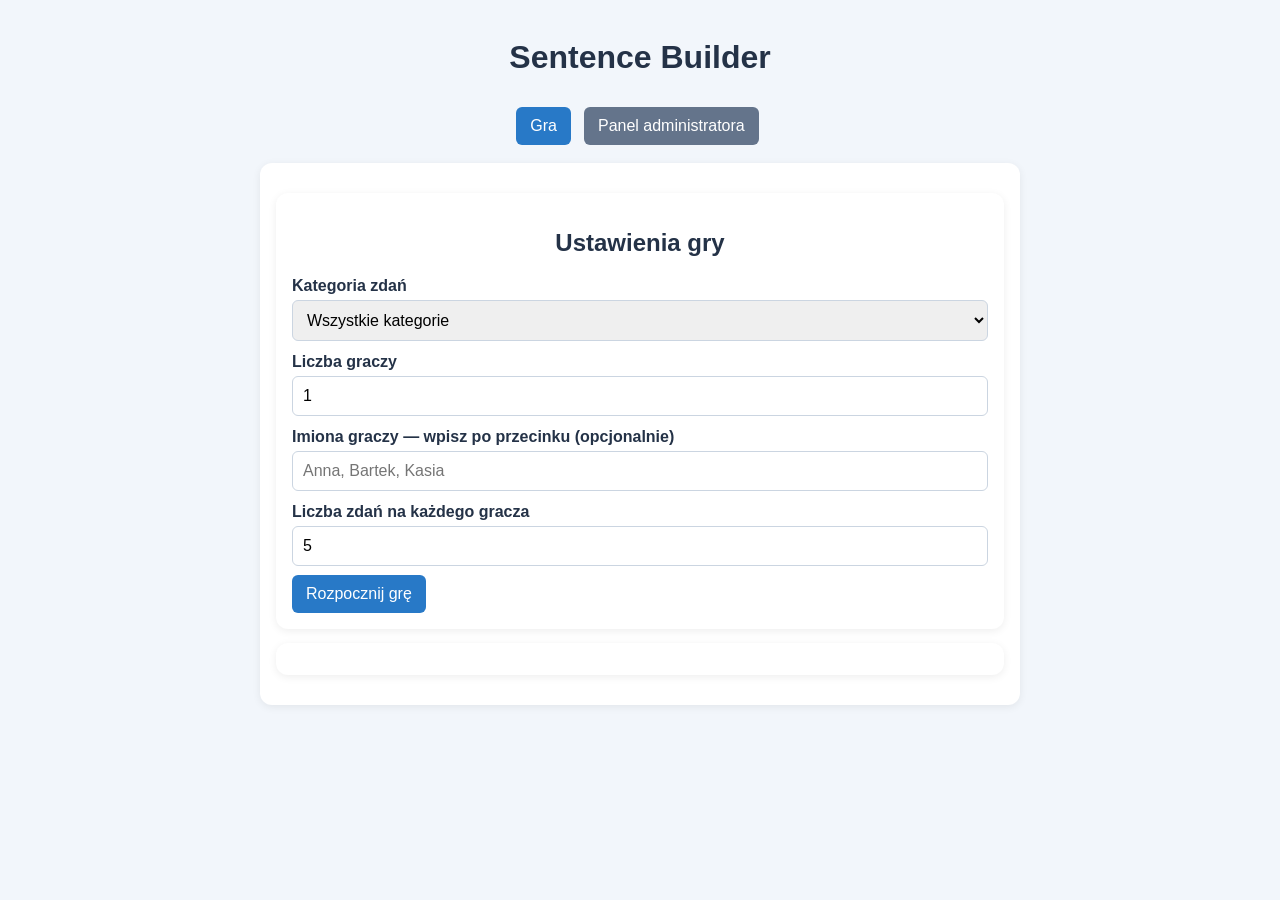
<file: index.html>
<!DOCTYPE html>
<html lang="pl">
<head>
  <meta charset="UTF-8">
  <meta name="viewport" content="width=device-width, initial-scale=1">
  <title>Sentence Builder</title>

  <style>
    * {
      box-sizing: border-box;
    }

    body {
      margin: 0;
      padding: 18px;
      font-family: Arial, sans-serif;
      color: #243247;
      background: #f2f6fb;
    }

    h1,
    h2 {
      text-align: center;
    }

    .tabs {
      display: flex;
      justify-content: center;
      gap: 8px;
      flex-wrap: wrap;
      margin-bottom: 18px;
    }

    .panel,
    .card,
    .exercise {
      max-width: 760px;
      margin: 14px auto;
      padding: 16px;
      background: white;
      border-radius: 12px;
      box-shadow: 0 2px 8px #00000012;
    }

    label {
      display: block;
      margin: 12px 0 5px;
      font-weight: bold;
    }

    input,
    select,
    textarea {
      width: 100%;
      padding: 10px;
      border: 1px solid #cbd5e1;
      border-radius: 6px;
      font: inherit;
    }

    textarea {
      min-height: 80px;
      resize: vertical;
    }

    button {
      margin: 9px 5px 0 0;
      padding: 10px 14px;
      border: 0;
      border-radius: 6px;
      color: white;
      background: #2879c7;
      font: inherit;
      cursor: pointer;
    }

    button:hover {
      background: #1d65a8;
    }

    button.secondary {
      background: #64748b;
    }

    button.danger {
      background: #b9382b;
    }

    .hidden {
      display: none !important;
    }

    .word {
      display: inline-block;
      margin: 5px;
      padding: 8px 12px;
      border-radius: 6px;
      background: #3498db;
      color: white;
      cursor: pointer;
      user-select: none;
    }

    .word:hover {
      background: #217db8;
    }

    .sentence {
      min-height: 48px;
      padding: 6px;
      margin: 12px 0;
      border-bottom: 2px dashed #94a3b8;
    }

    .result {
      min-height: 24px;
      margin-top: 8px;
      font-weight: bold;
      line-height: 1.5;
    }

    .muted {
      color: #64748b;
    }

    .admin-item {
      padding: 12px 0;
      border-bottom: 1px solid #e2e8f0;
    }

    .admin-item:last-child {
      border-bottom: 0;
    }

    .admin-item textarea,
    .admin-item select {
      margin-bottom: 4px;
    }

    #jsonOutput {
      min-height: 240px;
      font-family: monospace;
    }

    @media (max-width: 600px) {
      body {
        padding: 10px;
      }
    }
  </style>
</head>

<body>
  <h1>Sentence Builder</h1>

  <div class="tabs">
    <button id="studentTab" type="button">Gra</button>
    <button id="adminTab" type="button" class="secondary">
      Panel administratora
    </button>
  </div>

  <main>
    <section id="studentPanel" class="panel">
      <div class="card">
        <h2>Ustawienia gry</h2>

        <label for="categoryFilter">Kategoria zdań</label>
        <select id="categoryFilter"></select>

        <label for="playerCount">Liczba graczy</label>
        <input id="playerCount" type="number" min="1" value="1">

        <label for="playerNames">
          Imiona graczy — wpisz po przecinku (opcjonalnie)
        </label>
        <input
          id="playerNames"
          type="text"
          placeholder="Anna, Bartek, Kasia"
        >

        <label for="rounds">Liczba zdań na każdego gracza</label>
        <input id="rounds" type="number" min="1" value="5">

        <button id="startGame" type="button">Rozpocznij grę</button>
      </div>

      <div id="gameArea"></div>
      <div id="scoreArea" class="card"></div>
    </section>

    <section id="adminPanel" class="panel hidden">
      <div class="card">
        <h2>Wczytaj plik JSON</h2>
        <p class="muted">
          Umieść pliki <code>index.html</code> i <code>exercises.json</code>
          w tym samym folderze. Jeśli plik JSON nie wczyta się automatycznie,
          wybierz go poniżej.
        </p>
        <input id="jsonFile" type="file" accept=".json,application/json">
        <div id="loadStatus" class="muted"></div>
      </div>

      <div class="card">
        <h2>Dodaj zdanie</h2>
        <form id="exerciseForm">
          <label for="sentenceInput">Zdanie po angielsku</label>
          <textarea
            id="sentenceInput"
            required
            placeholder="Na przykład: She has already finished her homework."
          ></textarea>

          <label for="categorySelect">Kategoria</label>
          <select id="categorySelect"></select>

          <button type="submit">Dodaj zdanie</button>
        </form>
      </div>

      <div class="card">
        <h2>Dodaj kategorię</h2>
        <form id="categoryForm">
          <label for="newCategory">Nazwa kategorii</label>
          <input
            id="newCategory"
            type="text"
            required
            placeholder="Na przykład: Going to future"
          >
          <button type="submit">Dodaj kategorię</button>
        </form>
      </div>

      <div class="card">
        <h2>Wyszukaj, edytuj lub usuń zdania</h2>

        <label for="adminCategoryFilter">Filtruj według kategorii</label>
        <select id="adminCategoryFilter"></select>

        <label for="adminSearchInput">Szukaj zdania</label>
        <input
          id="adminSearchInput"
          type="search"
          placeholder="Wpisz fragment zdania..."
        >

        <p id="adminResultCount" class="muted"></p>
        <div id="adminExercises"></div>
      </div>

      <div class="card">
        <h2>Eksport do pliku JSON</h2>
        <p class="muted">
          Po zmianach skopiuj poniższy JSON i wklej go do pliku
          <code>exercises.json</code>, zastępując jego dotychczasową zawartość.
        </p>
        <button id="copyJson" type="button">Skopiuj kod JSON</button>
        <textarea id="jsonOutput" readonly aria-label="Kod JSON"></textarea>
        <div id="copyStatus" class="muted"></div>
      </div>
    </section>
  </main>

  <script>
    const data = {
      categories: [],
      exercises: []
    };

    const $ = id => document.getElementById(id);

    const studentPanel = $("studentPanel");
    const adminPanel = $("adminPanel");

    function showPanel(isAdmin) {
      studentPanel.classList.toggle("hidden", isAdmin);
      adminPanel.classList.toggle("hidden", !isAdmin);

      $("studentTab").classList.toggle("secondary", isAdmin);
      $("adminTab").classList.toggle("secondary", !isAdmin);
    }

    $("studentTab").addEventListener("click", () => showPanel(false));
    $("adminTab").addEventListener("click", () => showPanel(true));

    function validateData(parsed) {
      if (
        !parsed ||
        !Array.isArray(parsed.categories) ||
        !Array.isArray(parsed.exercises)
      ) {
        throw new Error(
          "JSON powinien zawierać tablice categories oraz exercises."
        );
      }

      if (!parsed.categories.every(item => typeof item === "string")) {
        throw new Error("Każda kategoria powinna być tekstem.");
      }

      if (!parsed.exercises.every(item =>
        item &&
        typeof item.sentence === "string" &&
        typeof item.category === "string"
      )) {
        throw new Error(
          "Każde zdanie powinno zawierać pola sentence i category."
        );
      }

      data.categories = parsed.categories;
      data.exercises = parsed.exercises;
      renderAll();
    }

    async function loadDefaultJson() {
      try {
        const response = await fetch("exercises.json");

        if (!response.ok) {
          throw new Error("Nie znaleziono pliku exercises.json.");
        }

        validateData(await response.json());
        $("loadStatus").textContent = "Wczytano exercises.json.";
      } catch (error) {
        $("loadStatus").textContent =
          "Nie udało się wczytać pliku automatycznie. Wybierz exercises.json powyżej.";
      }
    }

    $("jsonFile").addEventListener("change", async event => {
      const file = event.target.files[0];
      if (!file) return;

      try {
        const parsed = JSON.parse(await file.text());
        validateData(parsed);
        $("loadStatus").textContent = "Wczytano wybrany plik JSON.";
      } catch (error) {
        $("loadStatus").textContent = "Błąd pliku: " + error.message;
      }
    });

    function fillSelects() {
      const studentFilter = $("categoryFilter");
      const exerciseCategory = $("categorySelect");
      const adminFilter = $("adminCategoryFilter");

      const previousStudentFilter = studentFilter.value;
      const previousAdminFilter = adminFilter.value;

      studentFilter.innerHTML = "";
      exerciseCategory.innerHTML = "";
      adminFilter.innerHTML = "";

      const studentAllOption = document.createElement("option");
      studentAllOption.value = "all";
      studentAllOption.textContent = "Wszystkie kategorie";
      studentFilter.appendChild(studentAllOption);

      const adminAllOption = document.createElement("option");
      adminAllOption.value = "all";
      adminAllOption.textContent = "Wszystkie kategorie";
      adminFilter.appendChild(adminAllOption);

      data.categories.forEach(category => {
        const studentOption = document.createElement("option");
        studentOption.value = category;
        studentOption.textContent = category;
        studentFilter.appendChild(studentOption);

        const exerciseOption = document.createElement("option");
        exerciseOption.value = category;
        exerciseOption.textContent = category;
        exerciseCategory.appendChild(exerciseOption);

        const adminOption = document.createElement("option");
        adminOption.value = category;
        adminOption.textContent = category;
        adminFilter.appendChild(adminOption);
      });

      studentFilter.value = data.categories.includes(previousStudentFilter)
        ? previousStudentFilter
        : "all";

      adminFilter.value =
        previousAdminFilter === "all" ||
        data.categories.includes(previousAdminFilter)
          ? previousAdminFilter || "all"
          : "all";
    }

    function renderAdminExercises() {
      const box = $("adminExercises");
      const selectedCategory = $("adminCategoryFilter").value;
      const searchText = $("adminSearchInput").value.trim().toLowerCase();

      const filteredExercises = data.exercises
        .map((exercise, originalIndex) => ({ exercise, originalIndex }))
        .filter(({ exercise }) => {
          const matchesCategory =
            selectedCategory === "all" ||
            exercise.category === selectedCategory;

          const matchesSearch =
            exercise.sentence.toLowerCase().includes(searchText);

          return matchesCategory && matchesSearch;
        });

      $("adminResultCount").textContent =
        "Znaleziono zdań: " + filteredExercises.length;

      box.innerHTML = "";

      if (filteredExercises.length === 0) {
        box.textContent =
          "Brak zdań pasujących do filtra lub wyszukiwania.";
        return;
      }

      filteredExercises.forEach(({ exercise, originalIndex }) => {
        const item = document.createElement("div");
        item.className = "admin-item";

        const sentenceInput = document.createElement("textarea");
        sentenceInput.value = exercise.sentence;
        sentenceInput.setAttribute("aria-label", "Edytuj zdanie");

        const categorySelect = document.createElement("select");
        categorySelect.setAttribute("aria-label", "Wybierz kategorię");

        data.categories.forEach(category => {
          const option = document.createElement("option");
          option.value = category;
          option.textContent = category;
          categorySelect.appendChild(option);
        });

        categorySelect.value = exercise.category;

        const saveButton = document.createElement("button");
        saveButton.type = "button";
        saveButton.textContent = "Zapisz zmiany";

        saveButton.addEventListener("click", () => {
          const newSentence = sentenceInput.value.trim();
          const newCategory = categorySelect.value;

          if (!newSentence || !newCategory) {
            alert("Wpisz zdanie i wybierz kategorię.");
            return;
          }

          data.exercises[originalIndex].sentence = newSentence;
          data.exercises[originalIndex].category = newCategory;
          renderAll();
        });

        const deleteButton = document.createElement("button");
        deleteButton.type = "button";
        deleteButton.className = "danger";
        deleteButton.textContent = "Usuń";

        deleteButton.addEventListener("click", () => {
          data.exercises.splice(originalIndex, 1);
          renderAll();
        });

        item.appendChild(sentenceInput);
        item.appendChild(categorySelect);
        item.appendChild(saveButton);
        item.appendChild(deleteButton);

        box.appendChild(item);
      });
    }

    function renderAll() {
      fillSelects();
      renderAdminExercises();
      $("jsonOutput").value = JSON.stringify(data, null, 2);
    }

    $("exerciseForm").addEventListener("submit", event => {
      event.preventDefault();

      const sentence = $("sentenceInput").value.trim();
      const category = $("categorySelect").value;

      if (!sentence || !category) {
        alert("Wpisz zdanie i wybierz kategorię.");
        return;
      }

      data.exercises.push({ category, sentence });
      $("sentenceInput").value = "";
      renderAll();
    });

    $("categoryForm").addEventListener("submit", event => {
      event.preventDefault();

      const category = $("newCategory").value.trim();
      if (!category) return;

      const alreadyExists = data.categories.some(
        item => item.toLowerCase() === category.toLowerCase()
      );

      if (alreadyExists) {
        alert("Taka kategoria już istnieje.");
        return;
      }

      data.categories.push(category);
      $("newCategory").value = "";
      renderAll();
      $("categorySelect").value = category;
    });

    $("adminCategoryFilter").addEventListener(
      "change",
      renderAdminExercises
    );

    $("adminSearchInput").addEventListener(
      "input",
      renderAdminExercises
    );

    $("categoryFilter").addEventListener("change", () => {
      if (game) {
        $("gameArea").innerHTML = "";
        $("scoreArea").innerHTML = "";
        game = null;
      }
    });

    $("copyJson").addEventListener("click", async () => {
      const json = JSON.stringify(data, null, 2);
      $("jsonOutput").value = json;

      try {
        await navigator.clipboard.writeText(json);
        $("copyStatus").textContent = "Skopiowano JSON do schowka.";
      } catch (error) {
        $("jsonOutput").focus();
        $("jsonOutput").select();

        const copied = document.execCommand("copy");
        $("copyStatus").textContent = copied
          ? "Skopiowano JSON do schowka."
          : "Nie udało się skopiować automatycznie. Zaznacz i skopiuj tekst ręcznie.";
      }
    });

    function shuffle(array) {
      const result = [...array];

      for (let i = result.length - 1; i > 0; i--) {
        const j = Math.floor(Math.random() * (i + 1));
        [result[i], result[j]] = [result[j], result[i]];
      }

      return result;
    }

    let game = null;

    $("startGame").addEventListener("click", () => {
      const selectedCategory = $("categoryFilter").value;

      const availableExercises = data.exercises.filter(exercise =>
        selectedCategory === "all" ||
        exercise.category === selectedCategory
      );

      if (availableExercises.length === 0) {
        alert("W wybranej kategorii nie ma zdań.");
        return;
      }

      const playerCount = Math.max(
        1,
        parseInt($("playerCount").value, 10) || 1
      );

      const roundsPerPlayer = Math.max(
        1,
        parseInt($("rounds").value, 10) || 1
      );

      const enteredNames = $("playerNames").value
        .split(",")
        .map(name => name.trim())
        .filter(Boolean);

      const players = Array.from({ length: playerCount }, (_, index) =>
        enteredNames[index] || "Gracz " + (index + 1)
      );

      const totalTurns = playerCount * roundsPerPlayer;
      const queue = Array.from({ length: totalTurns }, (_, index) =>
        availableExercises[index % availableExercises.length]
      );

      game = {
        players,
        scores: players.map(() => 0),
        queue: shuffle(queue),
        completed: 0,
        solved: false
      };

      showNextExercise();
    });

    function showNextExercise() {
      const area = $("gameArea");

      if (!game) return;

      if (game.completed >= game.queue.length) {
        area.innerHTML = "";

        const highestScore = Math.max(...game.scores);
        const winners = game.players.filter(
          (_, index) => game.scores[index] === highestScore
        );

        const endCard = document.createElement("div");
        endCard.className = "card";

        const heading = document.createElement("h2");
        heading.textContent = "Koniec gry!";

        const winnerText = document.createElement("p");
        winnerText.textContent =
          (winners.length > 1 ? "Remis: " : "Zwycięzca: ") +
          winners.join(", ") +
          " — " +
          highestScore +
          (highestScore === 1 ? " punkt." : " punktów.");

        endCard.appendChild(heading);
        endCard.appendChild(winnerText);
        area.appendChild(endCard);

        renderScores();
        return;
      }

      game.solved = false;

      const playerIndex = game.completed % game.players.length;
      const exercise = game.queue[game.completed];

      const correctWords = exercise.sentence.trim()
        .split(/\s+/)
        .map((text, id) => ({ text, id }));

      const shuffledWords = shuffle(correctWords);
      const selectedWords = [];

      area.innerHTML = "";

      const card = document.createElement("div");
      card.className = "exercise";

      const turnHeading = document.createElement("h2");
      turnHeading.textContent = "Teraz gra: " + game.players[playerIndex];

      const categoryLabel = document.createElement("p");
      categoryLabel.className = "muted";
      categoryLabel.textContent = exercise.category;

      const answerArea = document.createElement("div");
      answerArea.className = "sentence";

      const wordBank = document.createElement("div");

      const result = document.createElement("div");
      result.className = "result";

      function updateAnswer() {
        answerArea.innerHTML = "";

        selectedWords.forEach((word, index) => {
          const tile = document.createElement("span");
          tile.className = "word";
          tile.textContent = word.text;
          tile.title = "Kliknij, aby cofnąć wybór";

          tile.addEventListener("click", () => {
            if (game.solved) return;

            const removedWord = selectedWords.splice(index, 1)[0];

            wordBank.querySelectorAll("[data-word-id]").forEach(bankWord => {
              if (Number(bankWord.dataset.wordId) === removedWord.id) {
                bankWord.classList.remove("hidden");
              }
            });

            updateAnswer();
          });

          answerArea.appendChild(tile);
        });
      }

      shuffledWords.forEach(word => {
        const tile = document.createElement("span");
        tile.className = "word";
        tile.textContent = word.text;
        tile.dataset.wordId = word.id;

        tile.addEventListener("click", () => {
          if (game.solved) return;

          selectedWords.push(word);
          tile.classList.add("hidden");
          updateAnswer();
        });

        wordBank.appendChild(tile);
      });

      const checkButton = document.createElement("button");
      checkButton.type = "button";
      checkButton.textContent = "Sprawdź";

      const nextButton = document.createElement("button");
      nextButton.type = "button";
      nextButton.className = "secondary hidden";
      nextButton.textContent = "Następne zdanie";

      checkButton.addEventListener("click", () => {
        if (game.solved) return;

        const userAnswer = selectedWords
          .map(word => word.text)
          .join(" ");

        const correctAnswer = exercise.sentence.trim();
        game.solved = true;

        if (userAnswer === correctAnswer) {
          game.scores[playerIndex] += 1;
          result.textContent = "Poprawnie! +1 punkt.";
          result.style.color = "green";
        } else {
          result.textContent =
            "Błędna odpowiedź — 0 punktów. Poprawne zdanie: " +
            correctAnswer;
          result.style.color = "#b9382b";
        }

        checkButton.classList.add("hidden");
        nextButton.classList.remove("hidden");
        renderScores();
      });

      nextButton.addEventListener("click", () => {
        game.completed += 1;
        showNextExercise();
      });

      card.appendChild(turnHeading);
      card.appendChild(categoryLabel);
      card.appendChild(answerArea);
      card.appendChild(wordBank);
      card.appendChild(checkButton);
      card.appendChild(nextButton);
      card.appendChild(result);

      area.appendChild(card);
      renderScores();
    }

    function renderScores() {
      const scoreArea = $("scoreArea");
      scoreArea.innerHTML = "";

      if (!game) return;

      const heading = document.createElement("h2");
      heading.textContent = "Punkty";
      scoreArea.appendChild(heading);

      game.players.forEach((player, index) => {
        const row = document.createElement("p");
        row.textContent = player + ": " + game.scores[index];
        scoreArea.appendChild(row);
      });
    }

    renderAll();
    loadDefaultJson();
  </script>
</body>
</html>
</file>
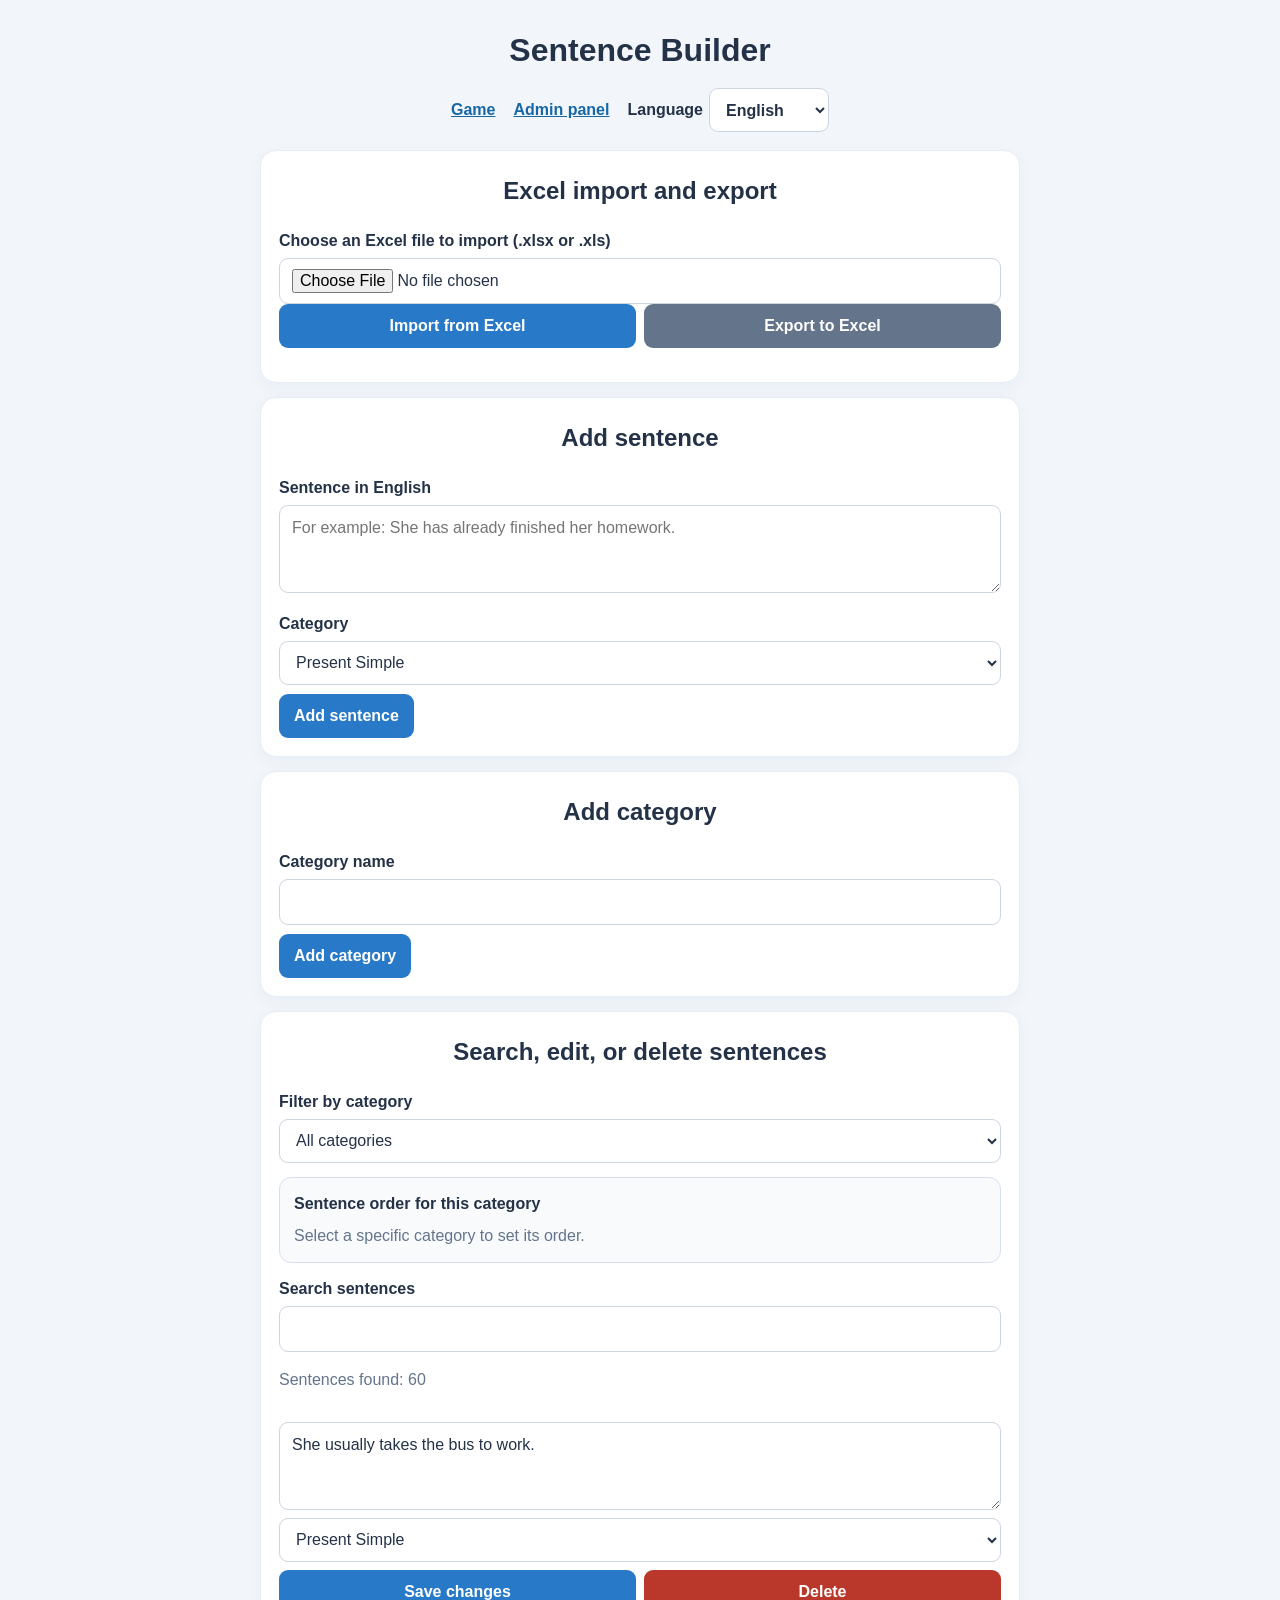
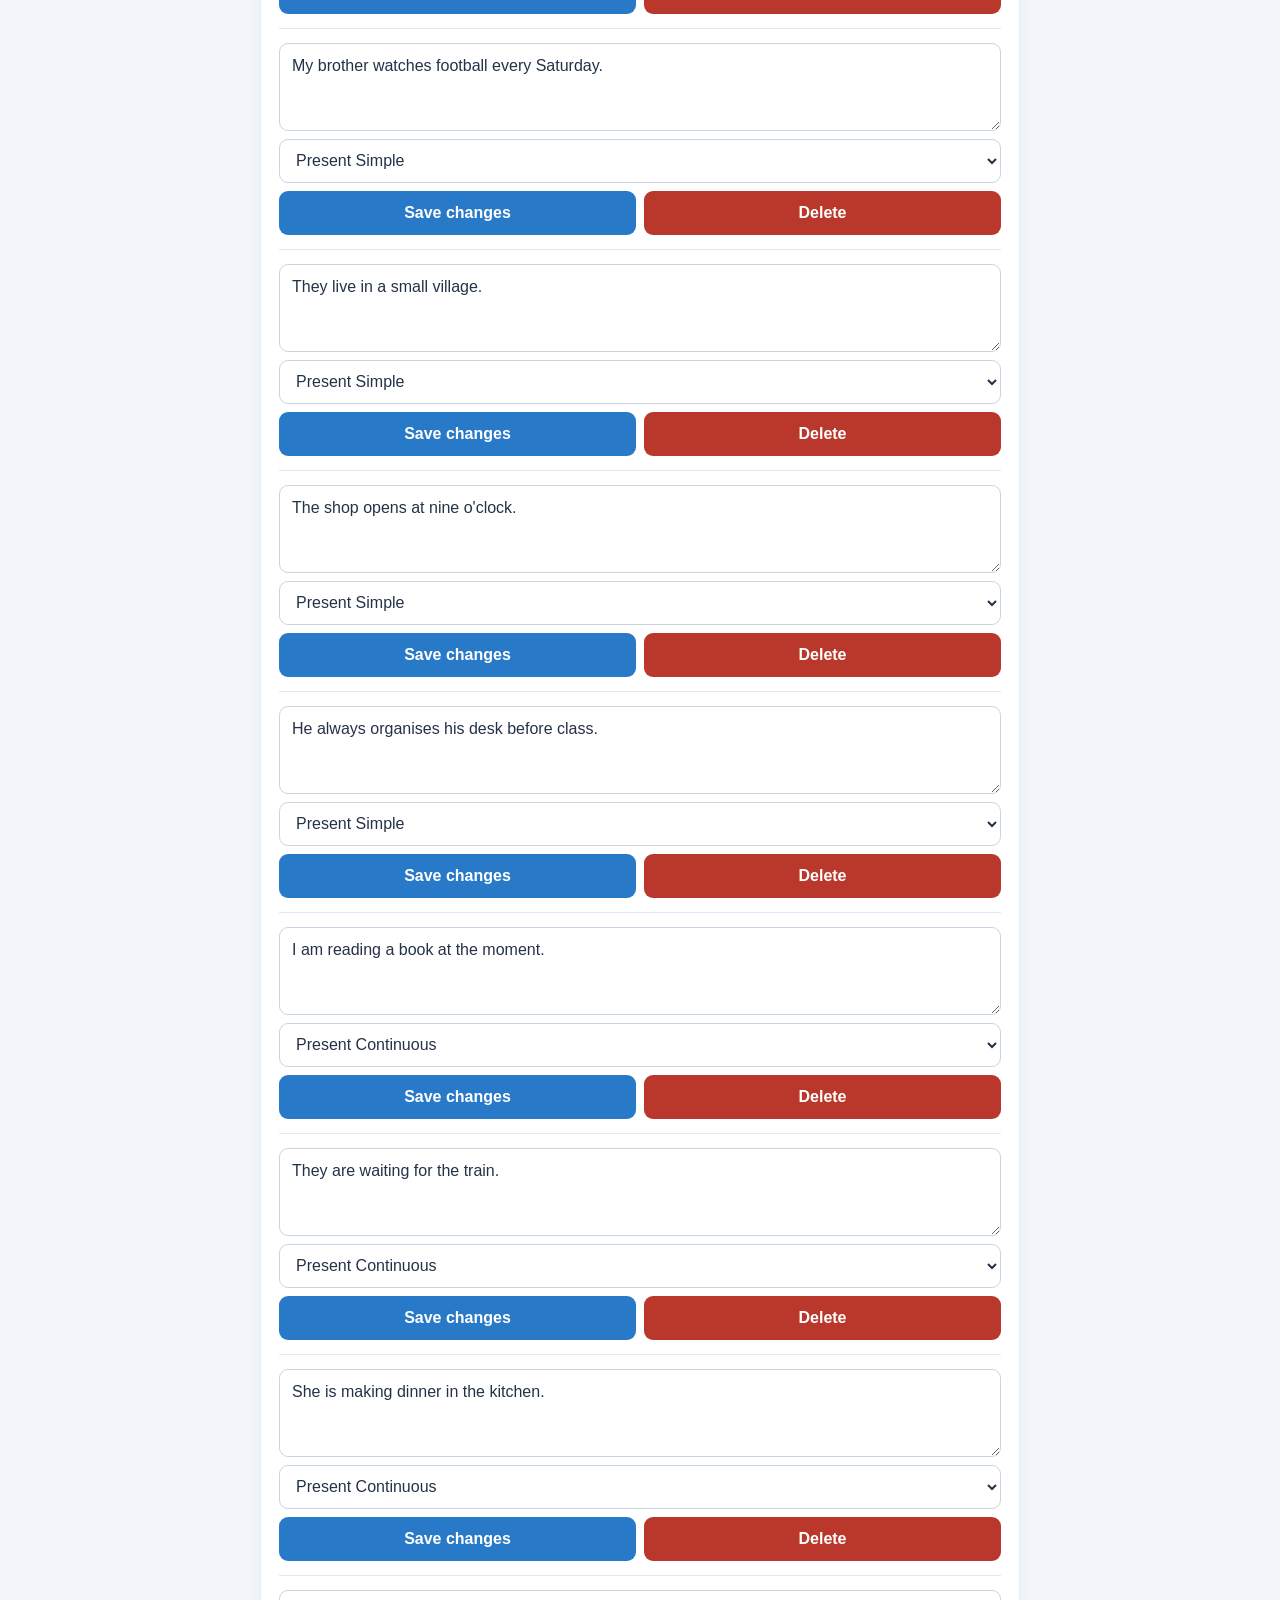
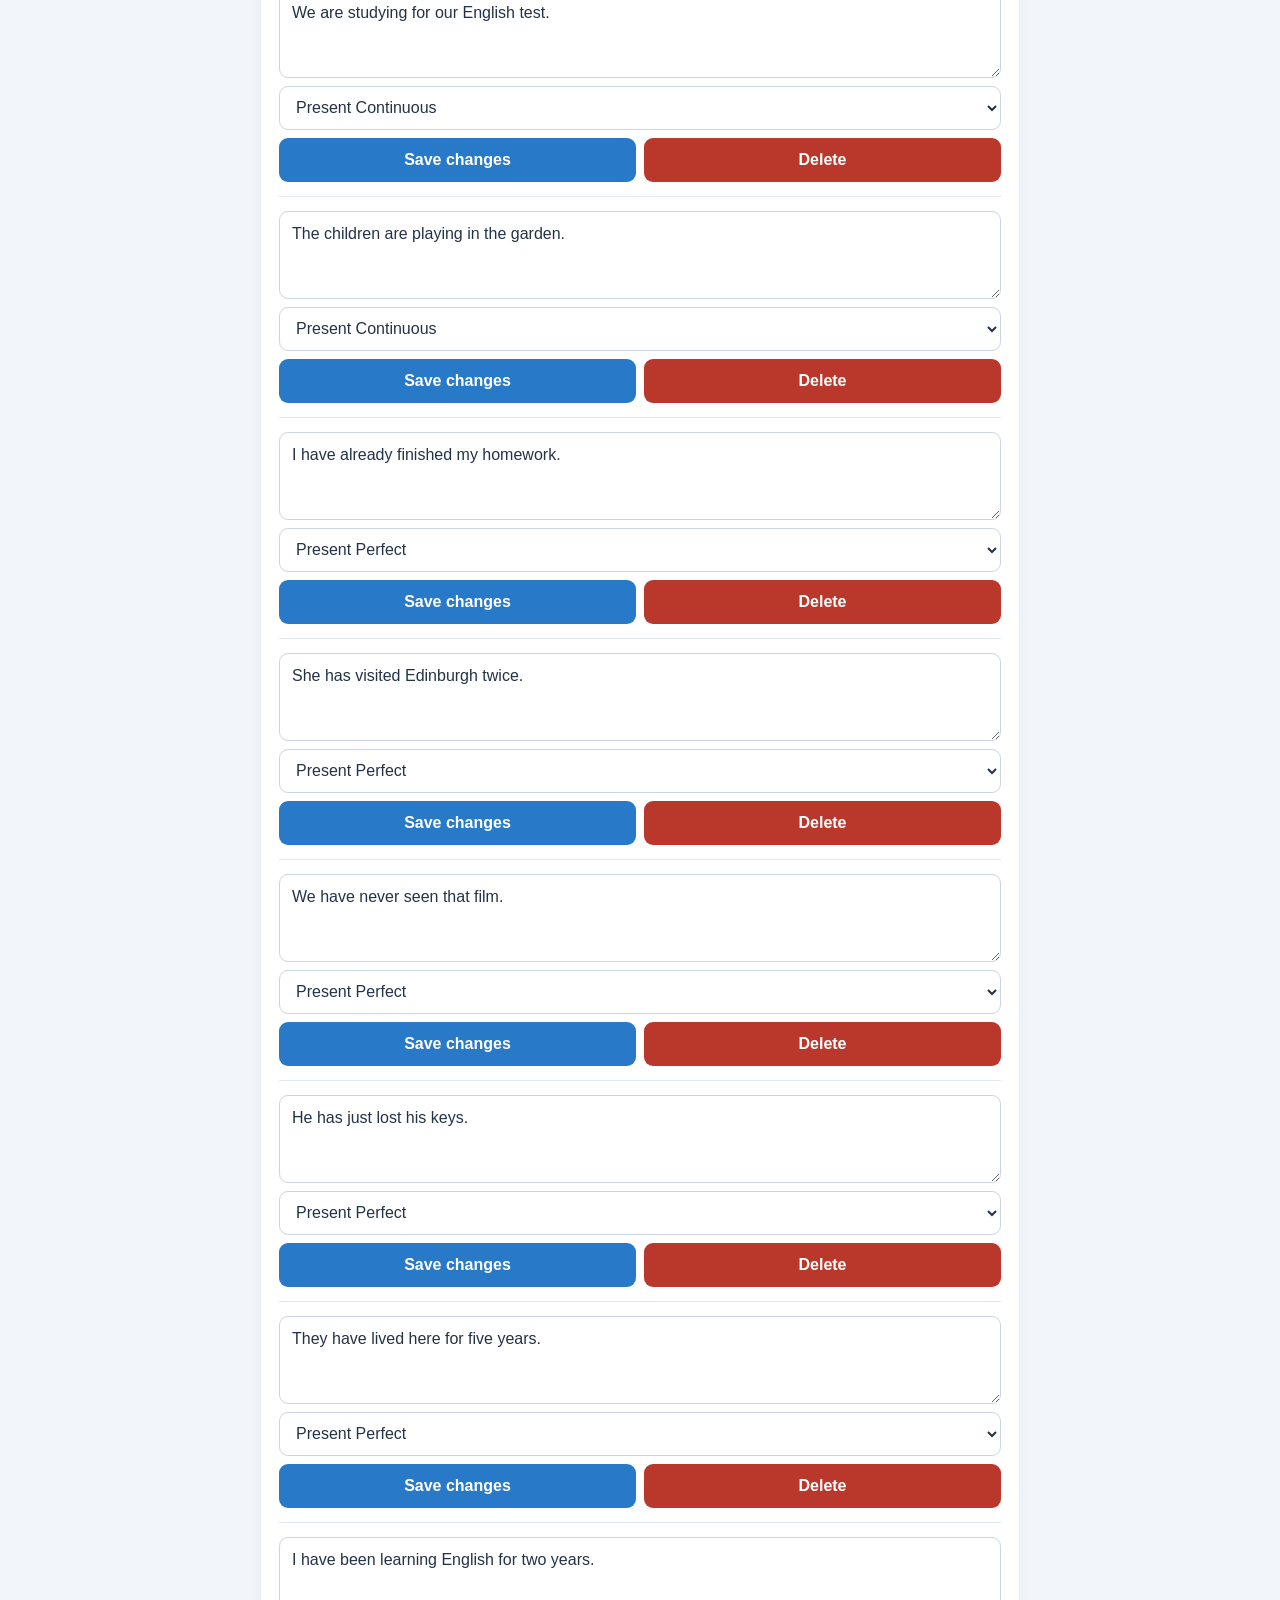
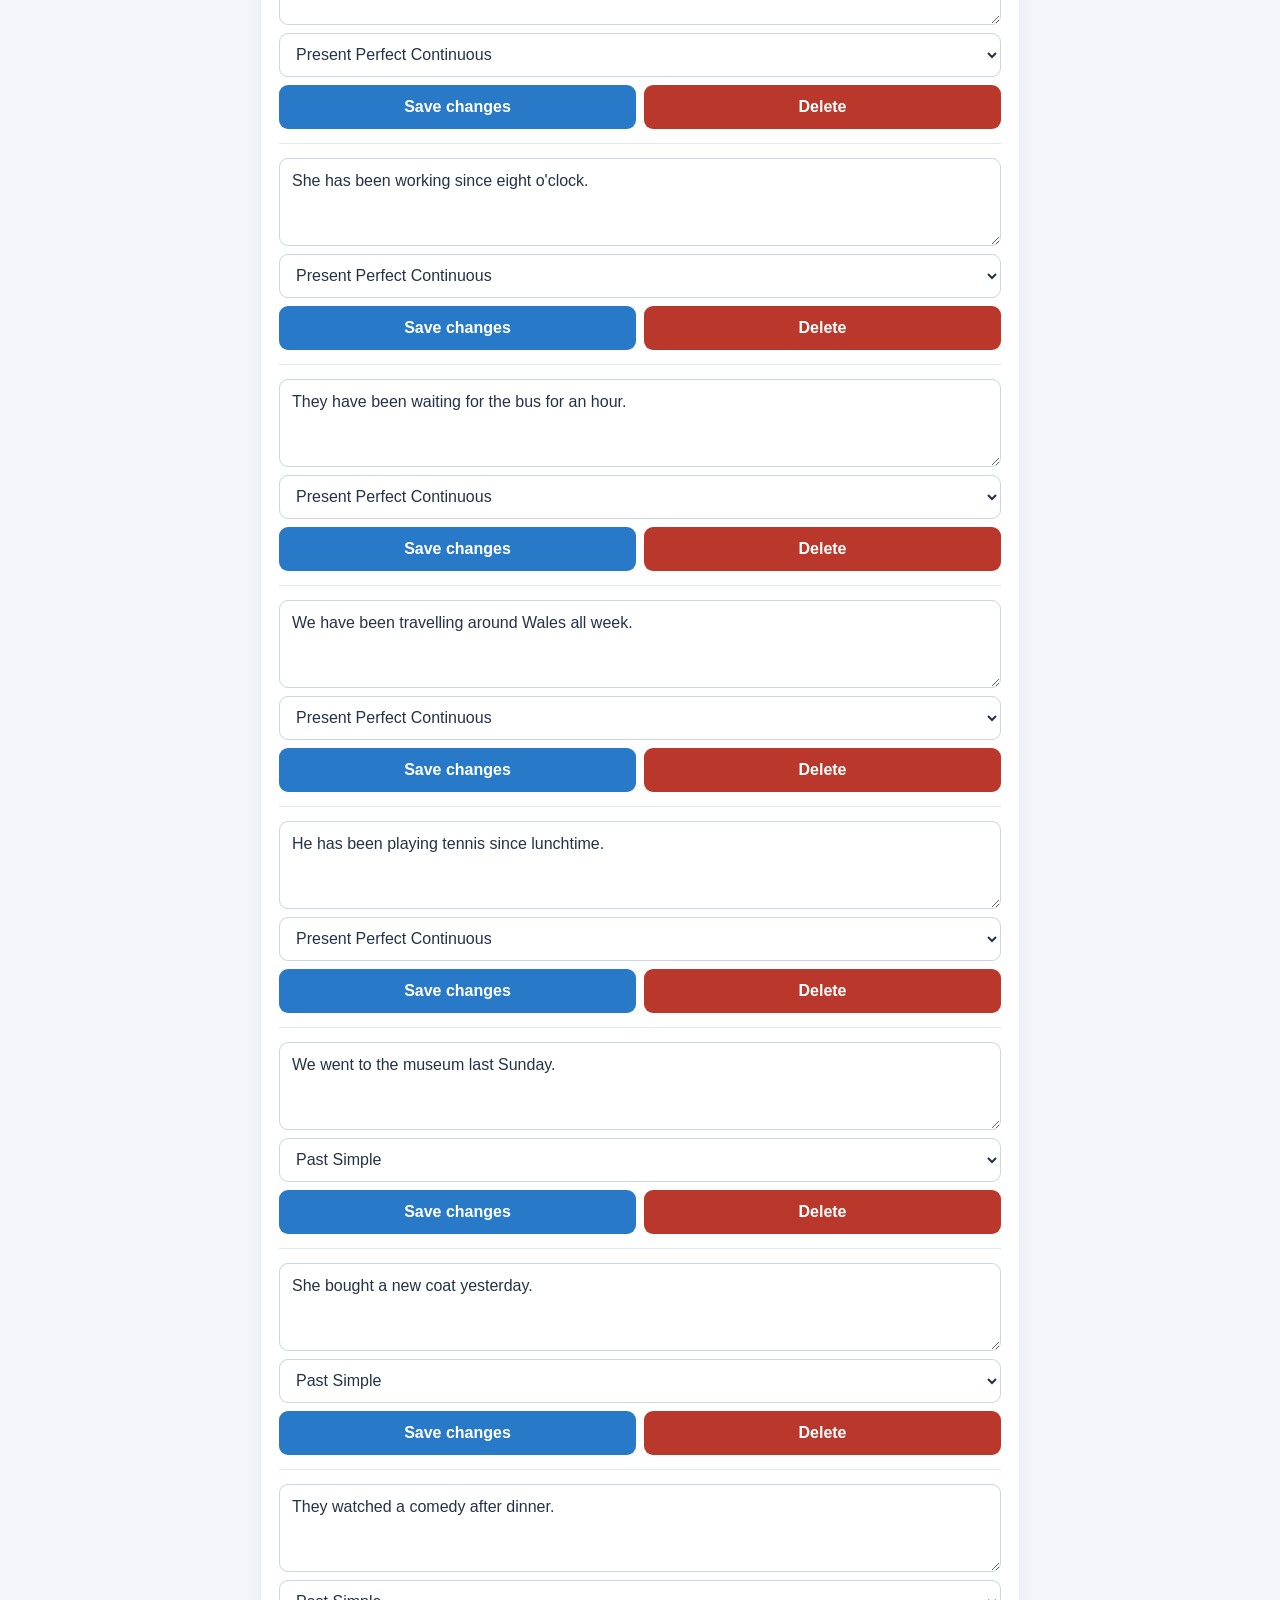
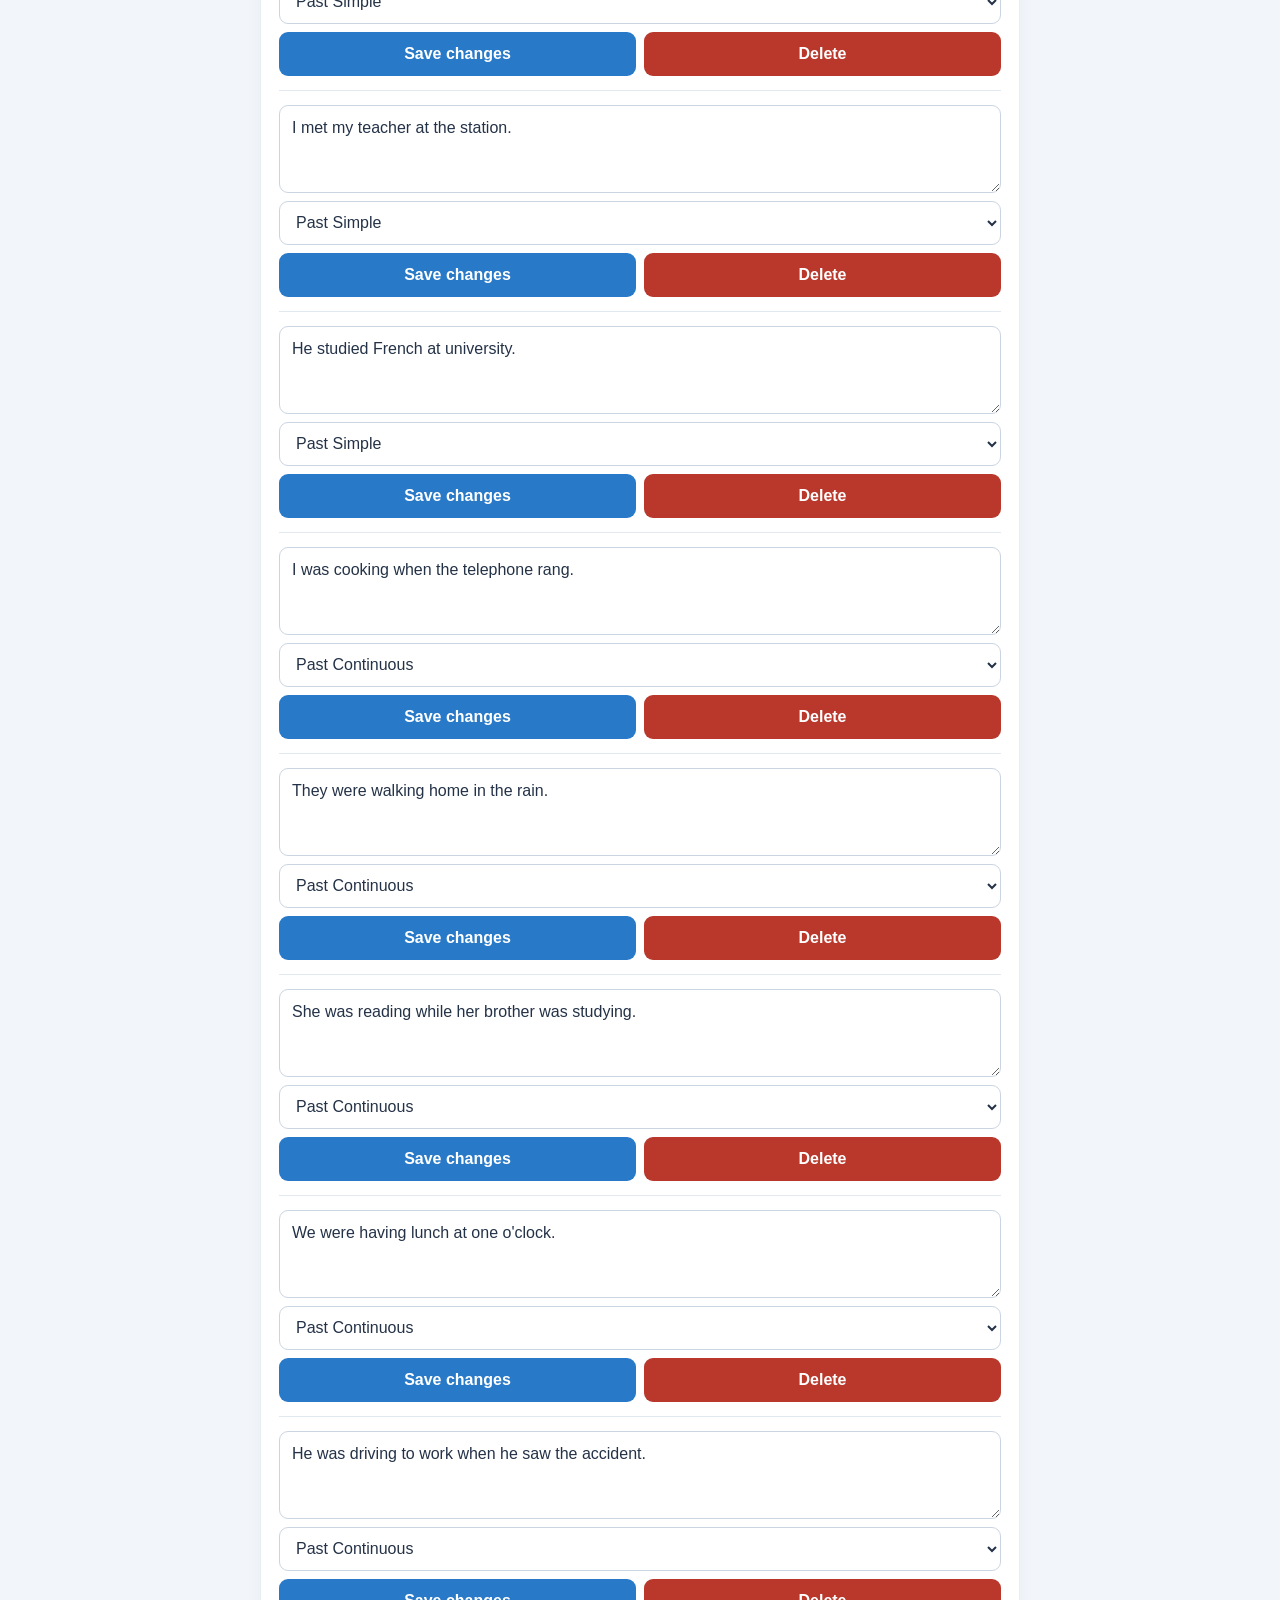
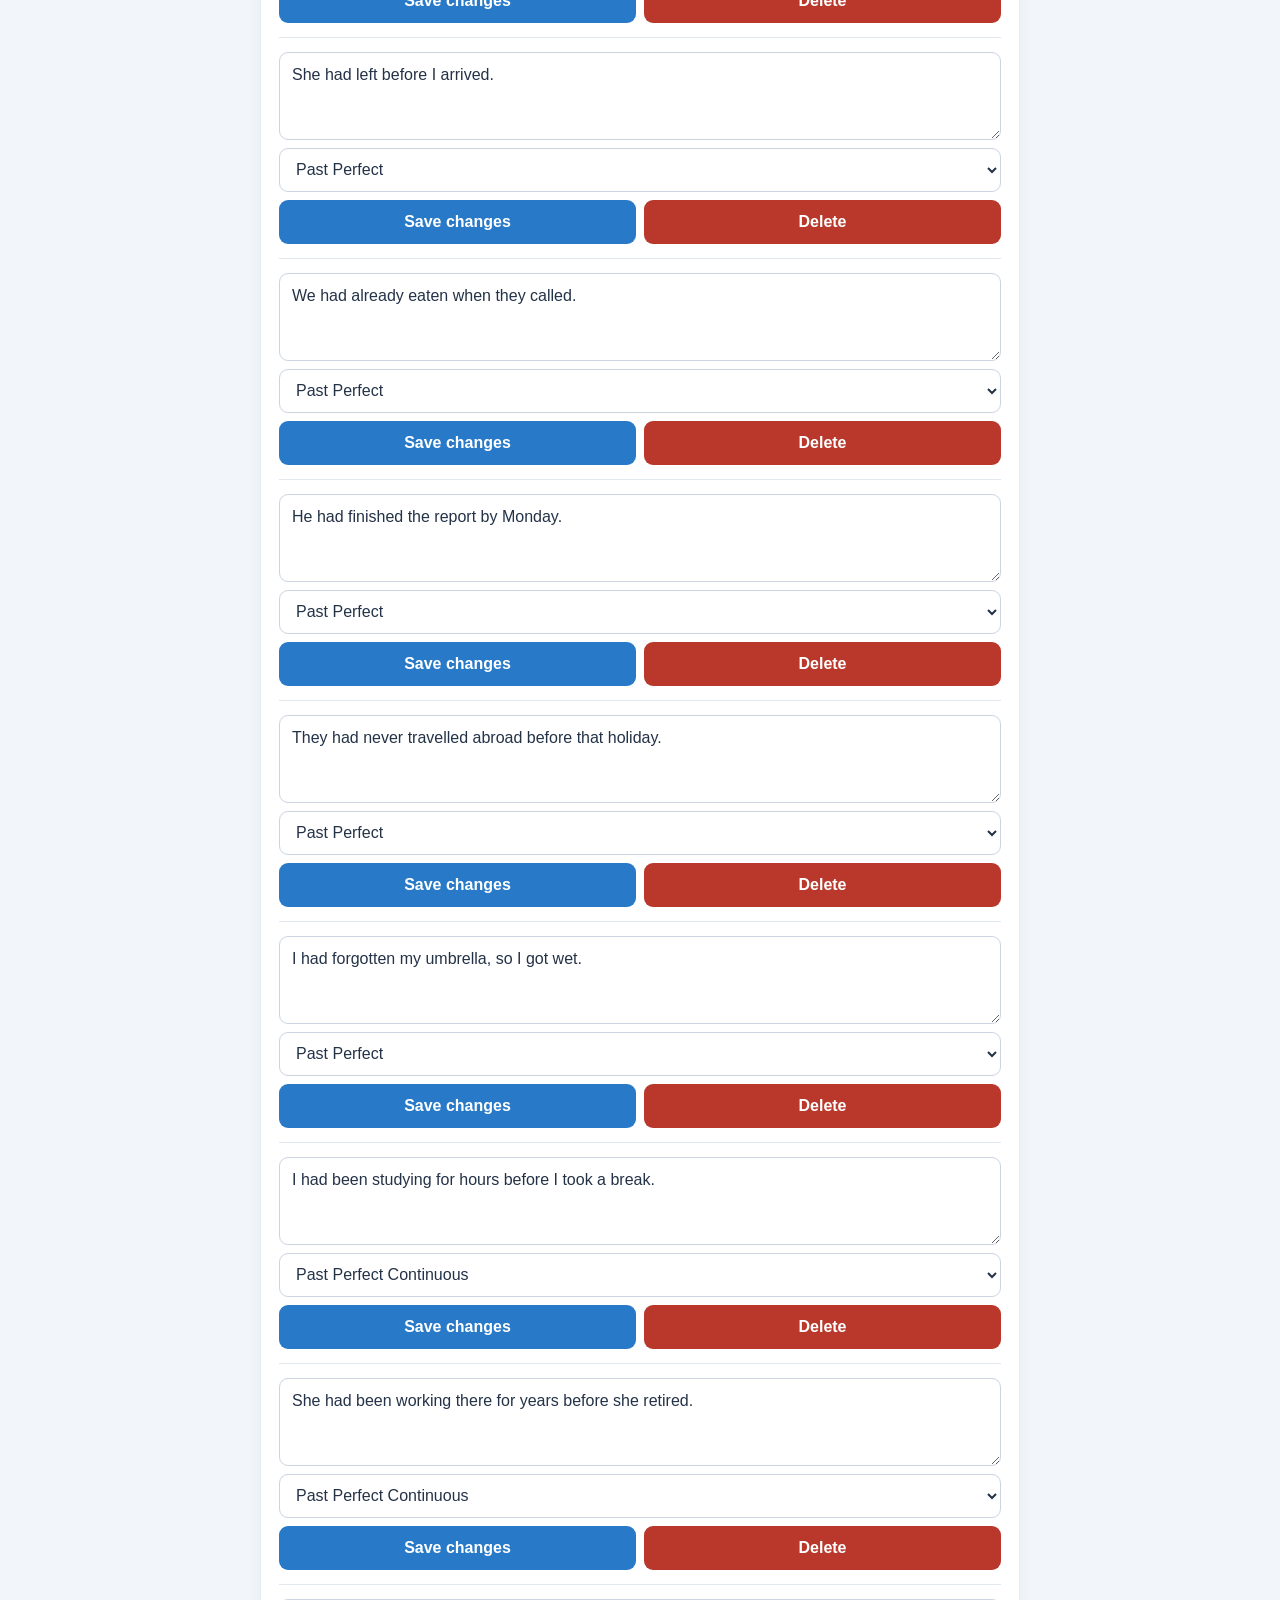
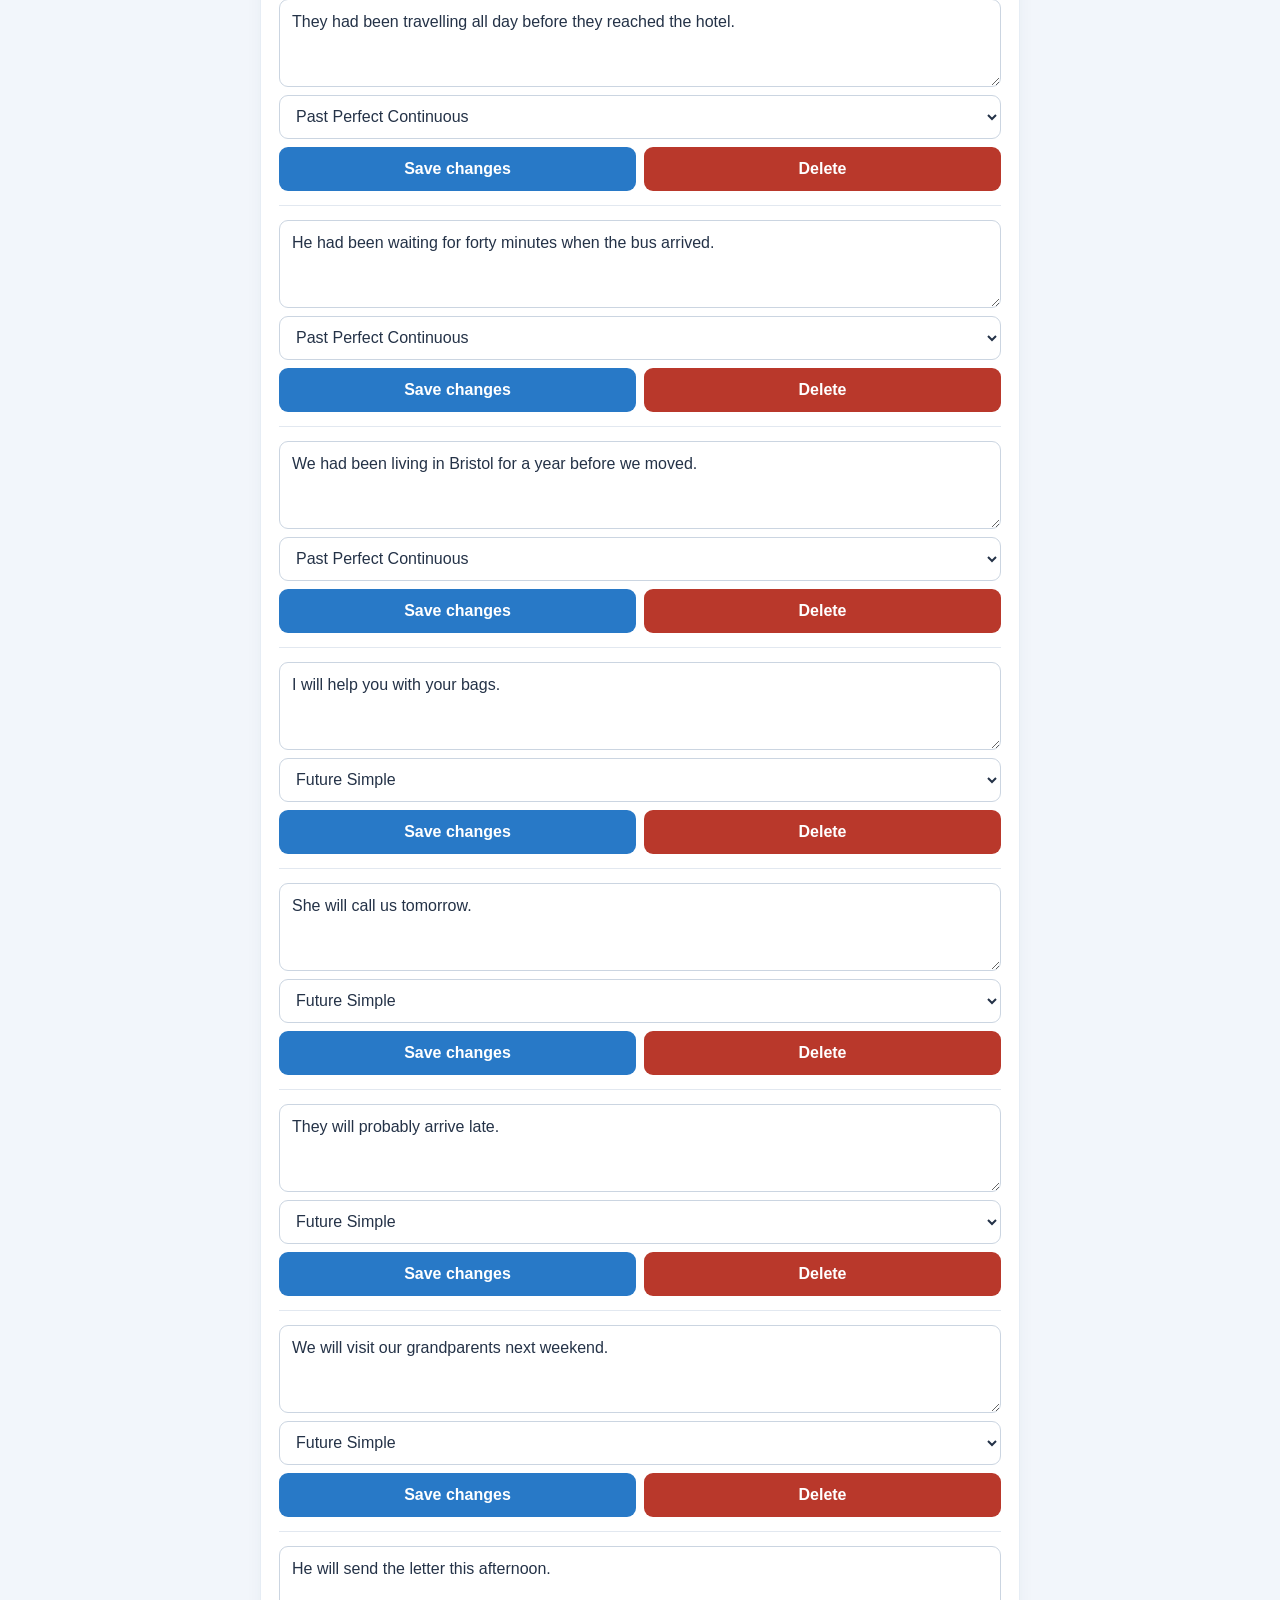
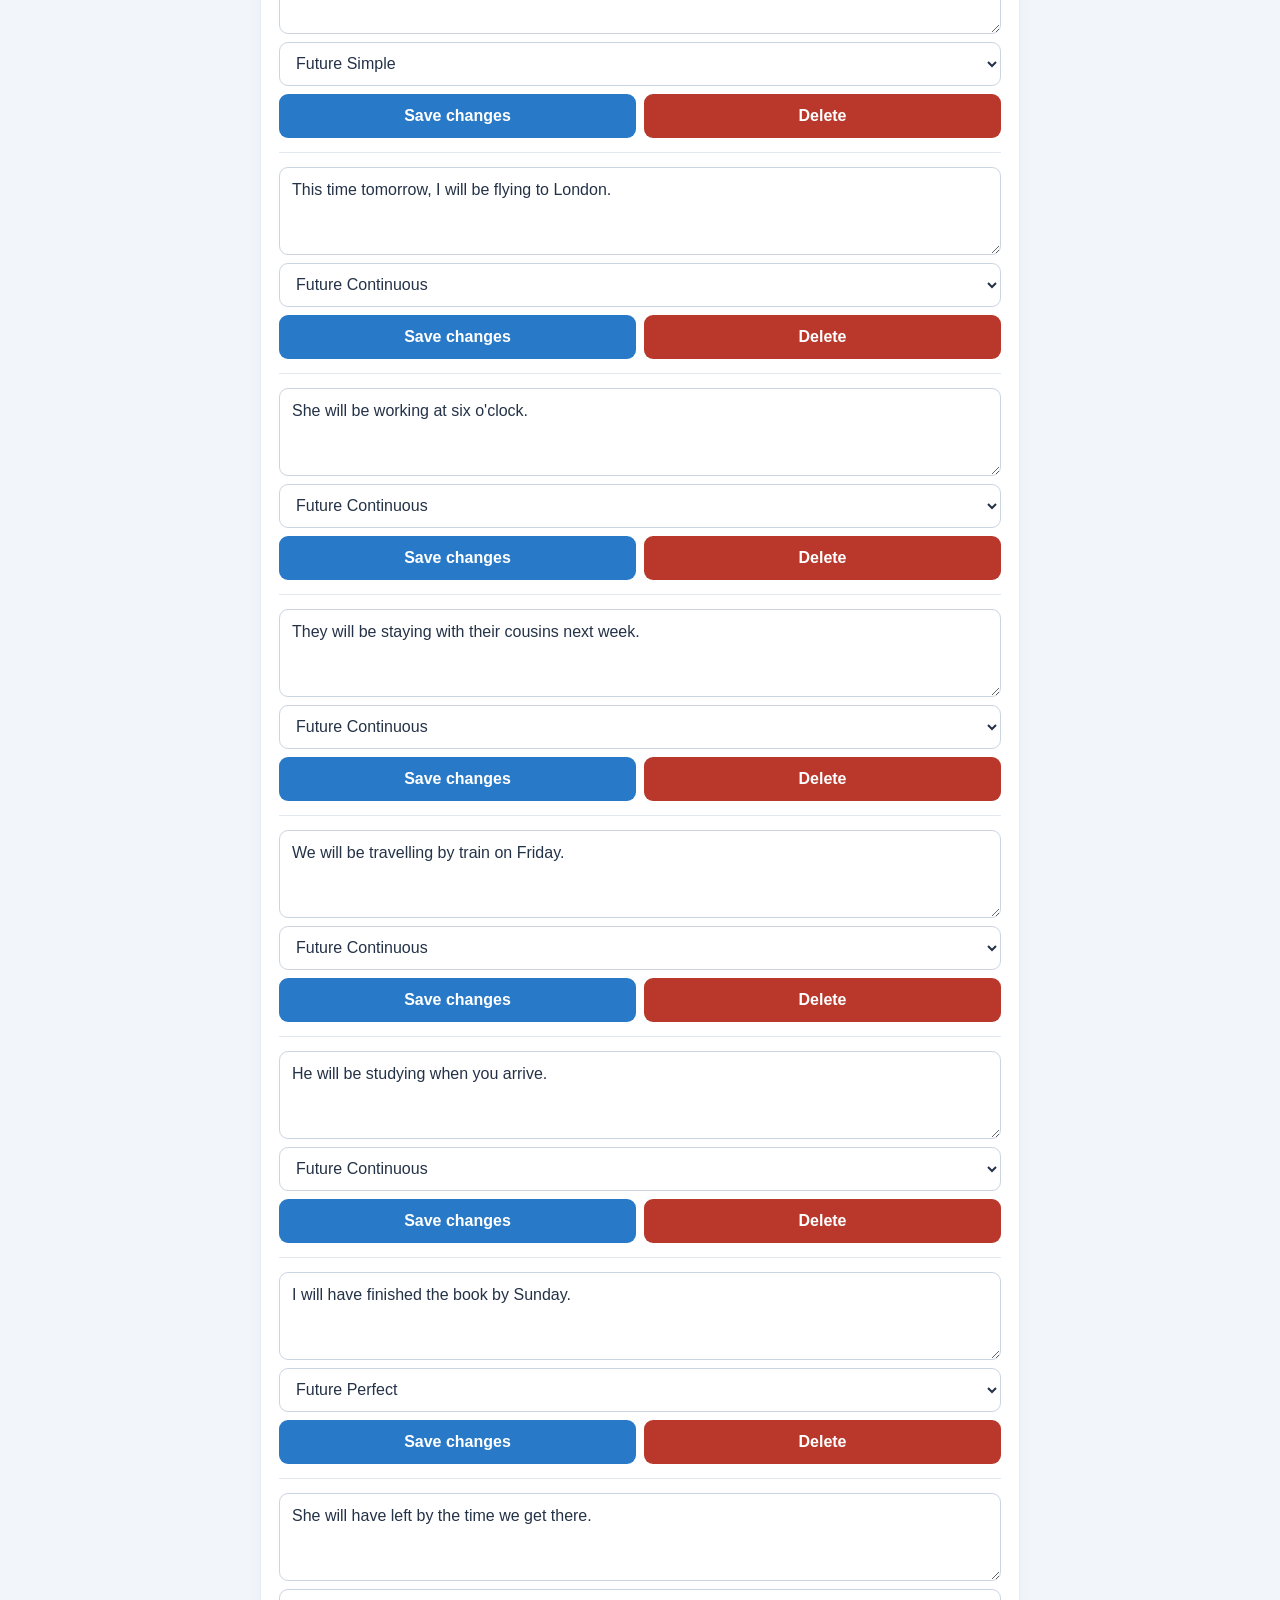
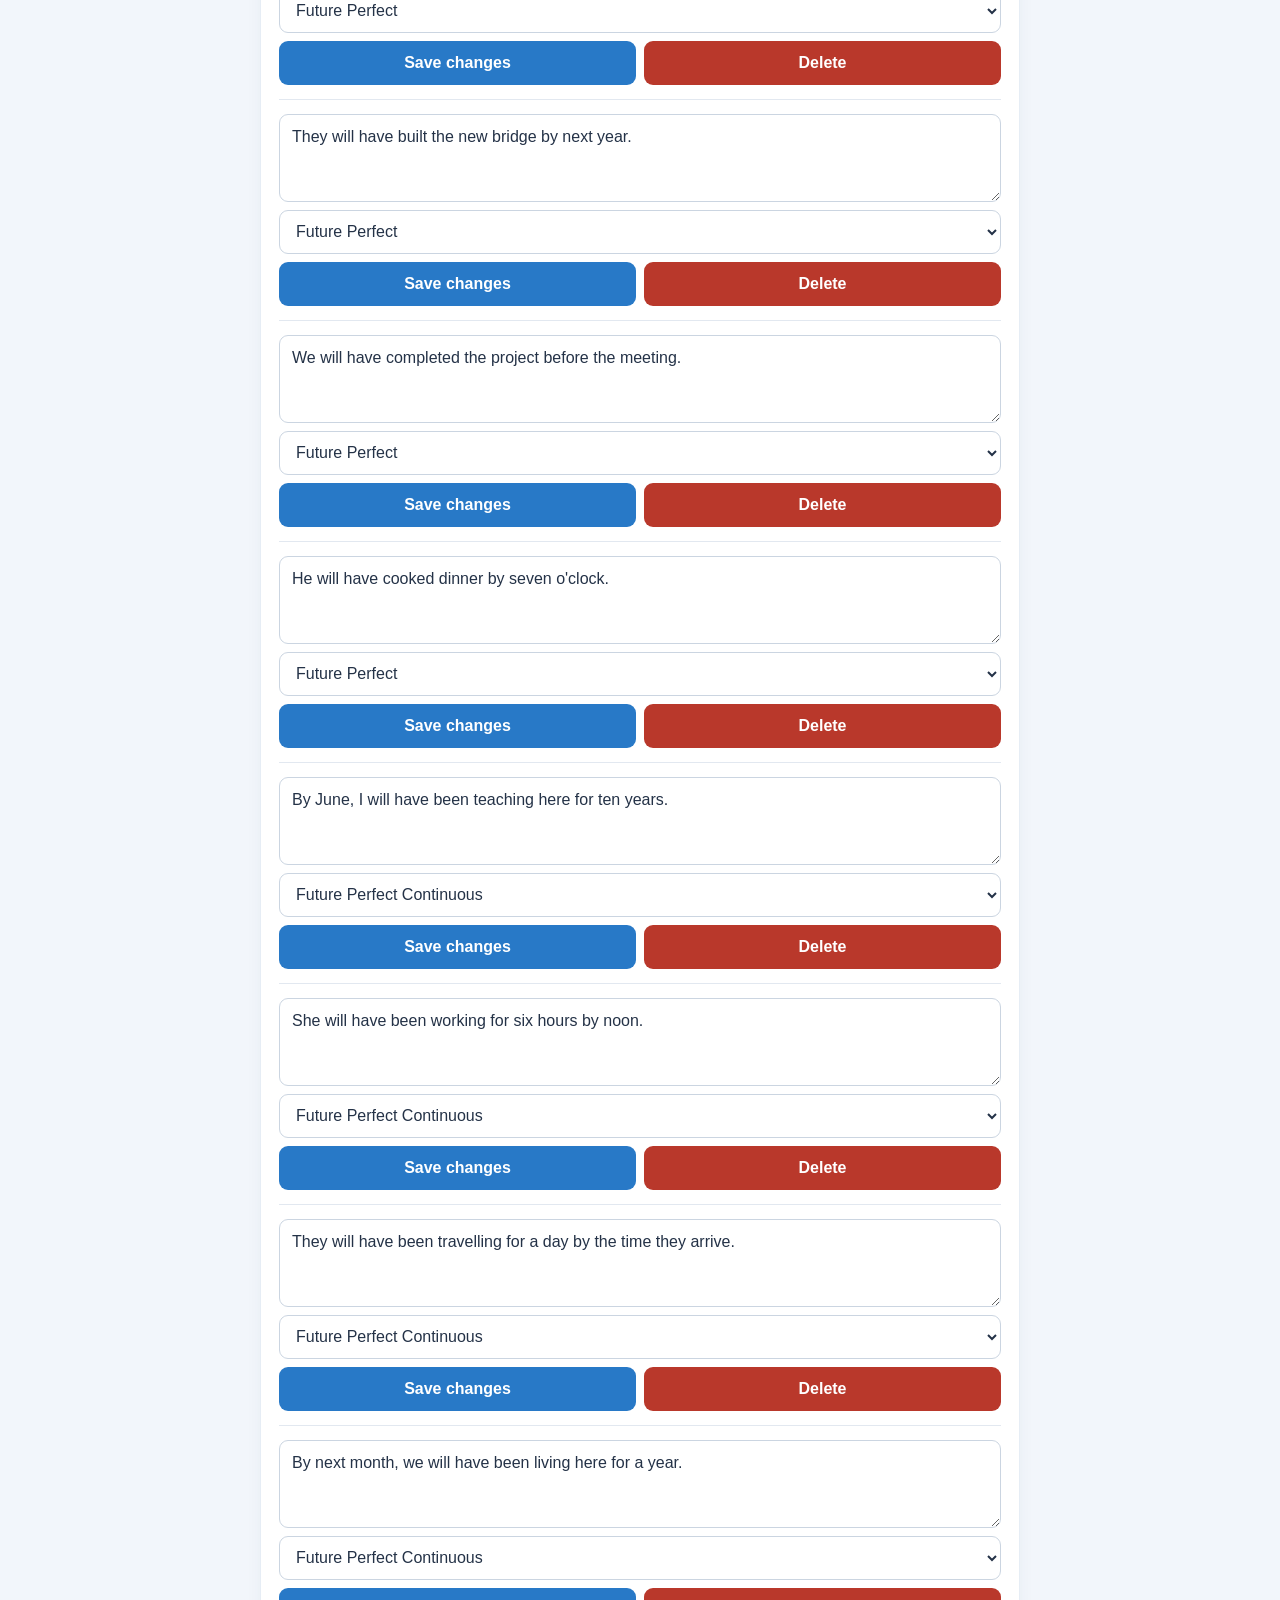
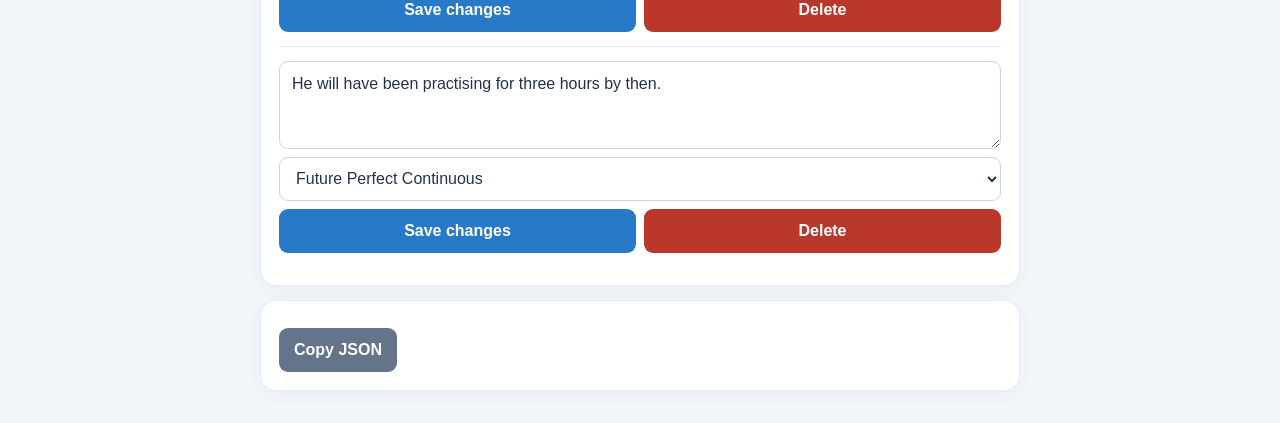
<file: admin.html>
<!DOCTYPE html>
<html lang="pl">
<head>
  <meta charset="UTF-8">
  <meta name="viewport" content="width=device-width, initial-scale=1">
  <title>Admin panel - Sentence Builder</title>

  <link rel="stylesheet" href="style.css">

  <!-- SheetJS: obsługa plików Excel w przeglądarce -->
  <script src="https://cdn.sheetjs.com/xlsx-0.20.3/package/dist/xlsx.full.min.js"></script>

  <script src="i18n.js" defer></script>
  <script src="admin.js" defer></script>
</head>
<body>
  <header class="topbar">
    <h1 data-i18n="appTitle">Sentence Builder</h1>

    <nav class="nav">
      <a href="student.html">Game</a>
      <a href="admin.html">Admin panel</a>

      <label class="language-label">
        <span data-i18n="language">Język</span>
        <select id="languageSelect" aria-label="Language">
          <option value="pl">Polski</option>
          <option value="ja">日本語</option>
          <option value="en">English</option>
          <option value="fr">Français</option>
          <option value="es">Español</option>
          <option value="de">Deutsch</option>
        </select>
      </label>
    </nav>
  </header>

  <main>
    <!-- Ukryta sekcja JSON. Elementy są zachowane dla zgodności z admin.js. -->
    <section
      class="panel"
      id="loadJsonPanel"
      style="display: none !important;"
      aria-hidden="true"
    >
      <h2 data-i18n="loadJson">Wczytaj plik JSON</h2>

      <p class="muted" data-i18n="jsonHelp">
        Możesz wczytać plik z ćwiczeniami. Po zmianach pobierz zaktualizowany JSON.
      </p>

      <input id="jsonFile" type="file" accept=".json,application/json">
      <p id="loadStatus" class="muted" aria-live="polite"></p>
    </section>

    <section class="panel">
      <h2 id="excelTitle">Import i eksport Excel</h2>

      <label id="excelFileLabel" for="excelFile">
        Wybierz plik Excel do importu (.xlsx lub .xls)
      </label>

      <input
        id="excelFile"
        type="file"
        accept=".xlsx,.xls,application/vnd.openxmlformats-officedocument.spreadsheetml.sheet,application/vnd.ms-excel"
      >

      <div class="admin-actions">
        <button id="importExcel" type="button">
          Importuj dane z Excela
        </button>

        <button id="exportExcel" type="button" class="secondary">
          Eksportuj do Excela
        </button>
      </div>

      <p id="excelStatus" class="muted" aria-live="polite"></p>
    </section>

    <section class="panel">
      <h2 data-i18n="addSentence">Dodaj zdanie</h2>

      <form id="exerciseForm">
        <label for="sentenceInput" data-i18n="englishSentence">
          Zdanie po angielsku
        </label>

        <textarea
          id="sentenceInput"
          required
          placeholder="She has already finished her homework."
          data-i18n-placeholder="sentencePlaceholder"
        ></textarea>

        <label for="categorySelect" data-i18n="category">
          Kategoria
        </label>

        <select id="categorySelect"></select>

        <button type="submit" data-i18n="addSentence">
          Dodaj zdanie
        </button>
      </form>
    </section>

    <section class="panel">
      <h2 data-i18n="addCategory">Dodaj kategorię</h2>

      <form id="categoryForm">
        <label for="newCategory" data-i18n="categoryName">
          Nazwa kategorii
        </label>

        <input id="newCategory" type="text" required>

        <button type="submit" data-i18n="addCategory">
          Dodaj kategorię
        </button>
      </form>
    </section>

    <section class="panel">
      <h2 data-i18n="manageSentences">
        Wyszukaj, edytuj lub usuń zdania
      </h2>

      <label for="adminCategoryFilter" data-i18n="filterCategory">
        Filtruj według kategorii
      </label>

      <select id="adminCategoryFilter"></select>

      <div id="categoryOrderSettings" class="category-order-settings"></div>

      <label for="adminSearchInput" data-i18n="searchSentence">
        Szukaj zdania
      </label>

      <input id="adminSearchInput" type="search">

      <p id="adminResultCount" class="muted"></p>
      <div id="adminExercises"></div>
    </section>

    <section class="panel">
      <!-- Ukryte elementy JSON pozostają w dokumencie, bo używa ich admin.js. -->
      <h2
        data-i18n="exportJson"
        style="display: none !important;"
        aria-hidden="true"
      >
        Eksport do pliku JSON
      </h2>

      <p
        class="muted"
        data-i18n="exportHelp"
        style="display: none !important;"
        aria-hidden="true"
      >
        Pobierz plik JSON, aby zachować zmiany lub użyć ich na innym urządzeniu.
      </p>

      <button
        id="downloadJson"
        type="button"
        data-i18n="downloadJson"
        style="display: none !important;"
        aria-hidden="true"
      >
        Pobierz exercises.json
      </button>

      <button
        id="copyJson"
        type="button"
        class="secondary"
        data-i18n="copyJson"
      >
        Skopiuj kod JSON
      </button>

      <textarea
        id="jsonOutput"
        readonly
        aria-label="JSON"
        style="display: none !important;"
        aria-hidden="true"
      ></textarea>

      <p
        id="copyStatus"
        class="muted"
        aria-live="polite"
        style="display: none !important;"
        aria-hidden="true"
      ></p>
    </section>
  </main>
</body>
</html>
</file>
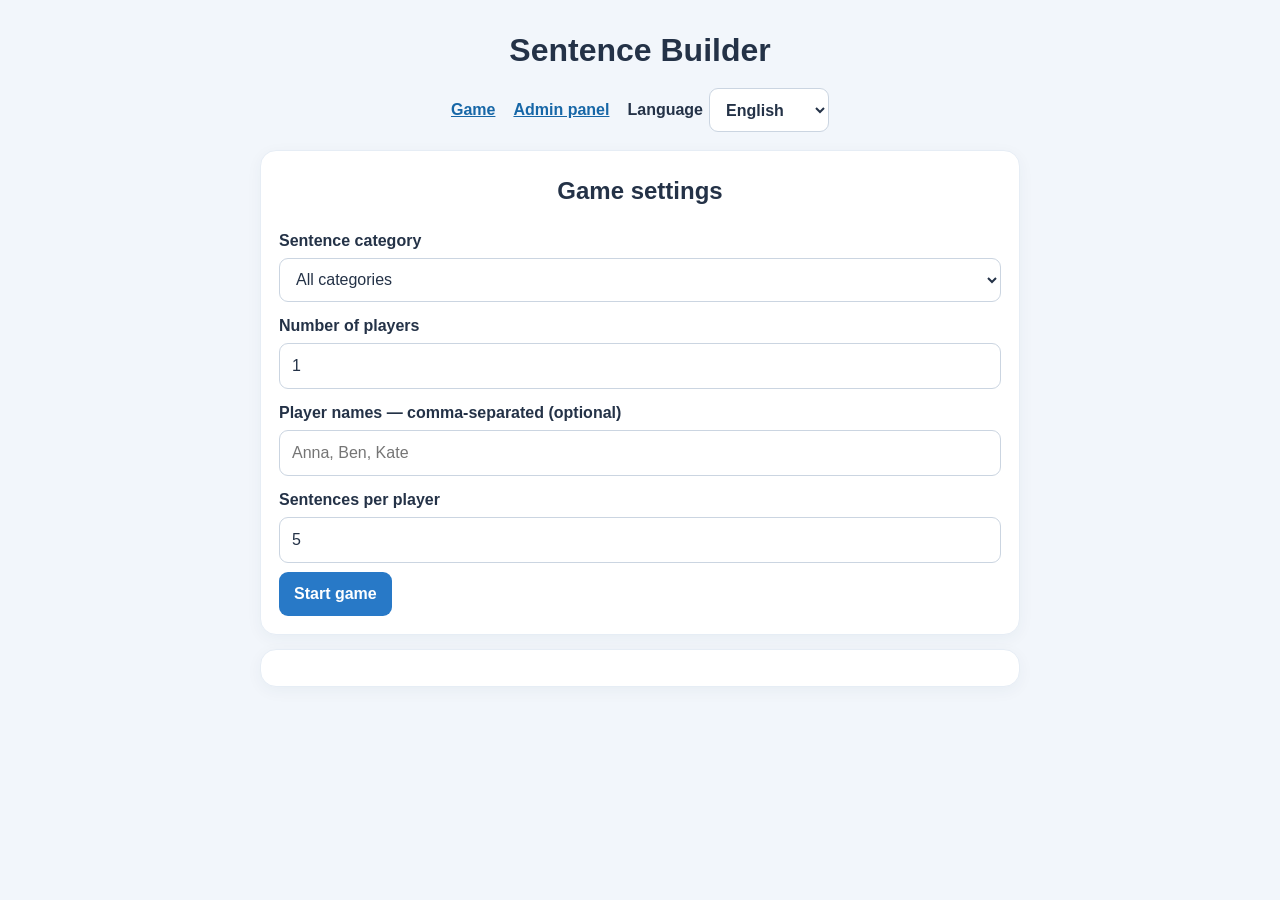
<file: student.html>
<!DOCTYPE html>
<html lang="pl">
<head>
  <meta charset="UTF-8">
  <meta name="viewport" content="width=device-width, initial-scale=1">
  <title>Sentence Builder</title>
  <link rel="stylesheet" href="style.css">
  <script src="i18n.js" defer></script>
  <script src="student.js" defer></script>
</head>
<body>
  <header class="topbar">
    <h1 data-i18n="appTitle">Sentence Builder</h1>

    <nav class="nav">
      <a href="student.html" data-i18n="studentPage">Gra</a>
      <a href="admin.html" data-i18n="adminPage">Panel administratora</a>

      <label class="language-label">
        <span data-i18n="language">Język</span>
        <select id="languageSelect" aria-label="Language">
          <option value="pl">Polski</option>
          <option value="ja">日本語</option>
          <option value="en">English</option>
          <option value="fr">Français</option>
          <option value="es">Español</option>
          <option value="de">Deutsch</option>
        </select>
      </label>
    </nav>
  </header>

  <main>
    <section id="gameSettingsPanel" class="panel">
      <h2 data-i18n="gameSettings">Ustawienia gry</h2>

      <label for="categoryFilter" data-i18n="sentenceCategory">
        Kategoria zdań
      </label>
      <select id="categoryFilter"></select>

      <label for="playerCount" data-i18n="playerCount">
        Liczba graczy
      </label>
      <input id="playerCount" type="number" min="1" value="1">

      <label for="playerNames" data-i18n="playerNames">
        Imiona graczy — wpisz po przecinku (opcjonalnie)
      </label>
      <input
        id="playerNames"
        type="text"
        placeholder="Anna, Bartek, Kasia"
        data-i18n-placeholder="namesPlaceholder"
      >

      <label for="rounds" data-i18n="rounds">
        Liczba zdań na każdego gracza
      </label>
      <input id="rounds" type="number" min="1" value="5">

      <button id="startGame" type="button" data-i18n="startGame">
        Rozpocznij grę
      </button>
    </section>

    <div id="gameArea"></div>
    <section id="scoreArea" class="panel"></section>
  </main>
</body>
</html>
</file>
<file: style.css>
* {
  box-sizing: border-box;
}

:root {
  color-scheme: light;
  --ink: #243247;
  --muted: #64748b;
  --blue: #2879c7;
  --blue-dark: #1d65a8;
  --border: #d7e0ea;
  --surface: #ffffff;
  --page: #f2f6fb;
}

body {
  margin: 0;
  padding: 18px;
  color: var(--ink);
  background: var(--page);
  font-family: Arial, sans-serif;
  line-height: 1.5;
}

h1,
h2 {
  text-align: center;
}

h1 {
  margin: 8px 0 14px;
}

.topbar {
  max-width: 900px;
  margin: 0 auto 18px;
}

.nav {
  display: flex;
  justify-content: center;
  align-items: center;
  gap: 10px 18px;
  flex-wrap: wrap;
}

.nav a {
  color: #1767a7;
  font-weight: bold;
}

.language-label {
  display: flex;
  align-items: center;
  gap: 6px;
  margin: 0;
}

.language-label select {
  width: auto;
  min-width: 120px;
}

.panel,
.exercise {
  width: min(100%, 760px);
  margin: 14px auto;
  padding: 18px;
  background: var(--surface);
  border: 1px solid #e6edf5;
  border-radius: 16px;
  box-shadow: 0 4px 16px #15375b0c;
}

.panel h2,
.exercise h2 {
  margin-top: 4px;
}

label {
  display: block;
  margin: 12px 0 5px;
  font-weight: 700;
}

input,
select,
textarea {
  width: 100%;
  min-height: 44px;
  padding: 10px 12px;
  color: var(--ink);
  background: #fff;
  border: 1px solid #cbd5e1;
  border-radius: 9px;
  font: inherit;
}

textarea {
  min-height: 88px;
  resize: vertical;
}

input:focus,
select:focus,
textarea:focus,
button:focus-visible,
a:focus-visible {
  outline: 3px solid #77b9f480;
  outline-offset: 2px;
}

button {
  min-height: 44px;
  margin: 9px 5px 0 0;
  padding: 10px 15px;
  border: 0;
  border-radius: 9px;
  color: #fff;
  background: var(--blue);
  font: inherit;
  font-weight: 700;
  cursor: pointer;
  touch-action: manipulation;
  transition: background-color 120ms ease, transform 120ms ease;
}

button:hover {
  background: var(--blue-dark);
}

button:active {
  transform: translateY(1px);
}

button.secondary {
  background: #64748b;
}

button.danger {
  background: #b9382b;
}

.hidden {
  display: none !important;
}

.muted {
  color: var(--muted);
}

.word-bank {
  display: flex;
  flex-wrap: wrap;
  gap: 8px;
  margin: 12px 0;
}

.word {
  display: inline-flex;
  justify-content: center;
  align-items: center;
  min-height: 44px;
  margin: 0;
  padding: 9px 14px;
  border-radius: 10px;
  color: #fff;
  background: #3498db;
  font: inherit;
  font-weight: 700;
  cursor: pointer;
  user-select: none;
  -webkit-user-select: none;
}

.word:hover {
  background: #217db8;
}

.sentence {
  display: flex;
  flex-wrap: wrap;
  align-items: center;
  min-height: 58px;
  gap: 7px;
  padding: 8px;
  margin: 12px 0;
  border: 1px dashed #94a3b8;
  border-radius: 10px;
}

.sentence .word {
  cursor: pointer;
}

.result {
  min-height: 24px;
  margin-top: 10px;
  font-weight: 700;
  line-height: 1.5;
}

.admin-item {
  position: relative;
  display: grid;
  grid-template-columns: minmax(0, 1fr);
  gap: 8px;
  padding: 14px 0;
  border-bottom: 1px solid #e2e8f0;
}

.admin-item:last-child {
  border-bottom: 0;
}

.admin-item textarea,
.admin-item select {
  margin: 0;
}

.admin-actions {
  display: flex;
  flex-wrap: wrap;
  gap: 8px;
}

.admin-actions button {
  flex: 1 1 140px;
  margin: 0;
}

.drag-handle {
  width: 48px;
  min-height: 44px;
  margin: 0;
  padding: 6px;
  color: #334155;
  background: #e8f0f8;
  border: 1px solid #d5e0ed;
  font-size: 20px;
  cursor: grab;
  touch-action: none;
  user-select: none;
  -webkit-user-select: none;
}

.drag-handle:hover {
  color: #fff;
  background: var(--blue-dark);
}

.admin-item.is-dragging {
  z-index: 2;
  background: #edf6ff;
  box-shadow: 0 6px 18px #0000001c;
  opacity: 0.82;
}

.category-order-settings {
  margin: 14px 0;
  padding: 14px;
  border: 1px solid var(--border);
  border-radius: 12px;
  background: #f8fafc;
}

.category-order-settings h3 {
  margin: 0 0 8px;
  font-size: 1rem;
}

.category-order-settings p {
  margin: 8px 0 0;
}

.reorder-status {
  padding: 8px 0;
}

.pronunciation-controls {
  margin-top: 16px;
  padding: 14px;
  border: 1px solid var(--border);
  border-radius: 12px;
  background: #f8fafc;
}

.pronunciation-controls label {
  display: block;
  margin: 10px 0;
}

.rate-row {
  display: flex;
  align-items: center;
  gap: 12px;
}

.rate-row input[type="range"] {
  flex: 1;
  min-height: 40px;
  padding: 0;
}

.speech-status {
  min-height: 1.4em;
  margin-bottom: 0;
}

#jsonOutput {
  min-height: 240px;
  font-family: monospace;
  font-size: 0.9rem;
}

@media (max-width: 600px) {
  body {
    padding: 10px;
  }

  .topbar {
    margin-bottom: 12px;
  }

  .nav {
    align-items: stretch;
    flex-direction: column;
    gap: 10px;
  }

  .nav a {
    display: block;
    padding: 8px 10px;
    text-align: center;
    background: #fff;
    border: 1px solid #e6edf5;
    border-radius: 9px;
    text-decoration: none;
  }

  .language-label {
    justify-content: space-between;
  }

  .language-label select {
    width: 60%;
  }

  .panel,
  .exercise {
    padding: 14px;
    border-radius: 13px;
  }

  .word-bank {
    gap: 7px;
  }

  .word {
    min-height: 44px;
    padding: 9px 11px;
  }

  .admin-actions {
    flex-direction: column;
  }

  .admin-actions button {
    width: 100%;
  }

  #downloadJson,
  #copyJson {
    width: 100%;
    margin-right: 0;
  }
}

@media (prefers-reduced-motion: reduce) {
  *,
  *::before,
  *::after {
    scroll-behavior: auto !important;
    transition-duration: 0.01ms !important;
  }
}
</file>
